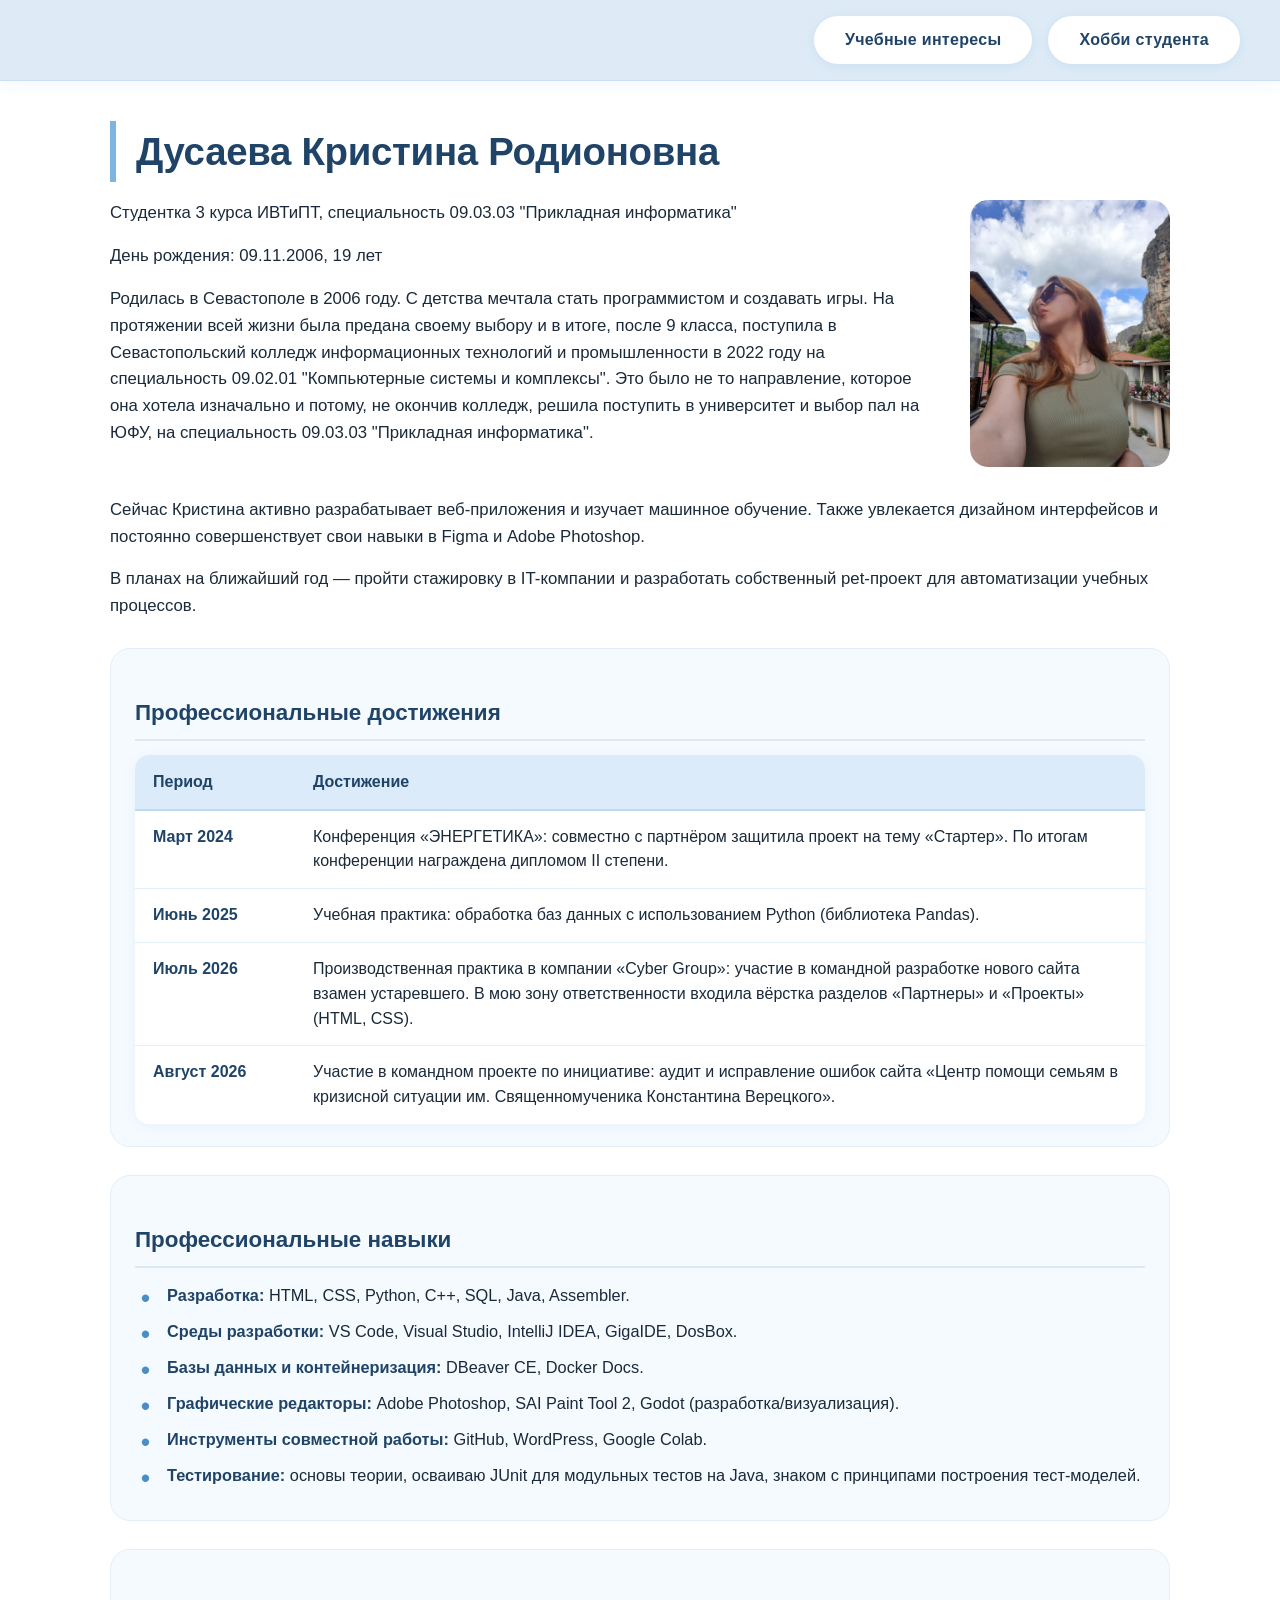
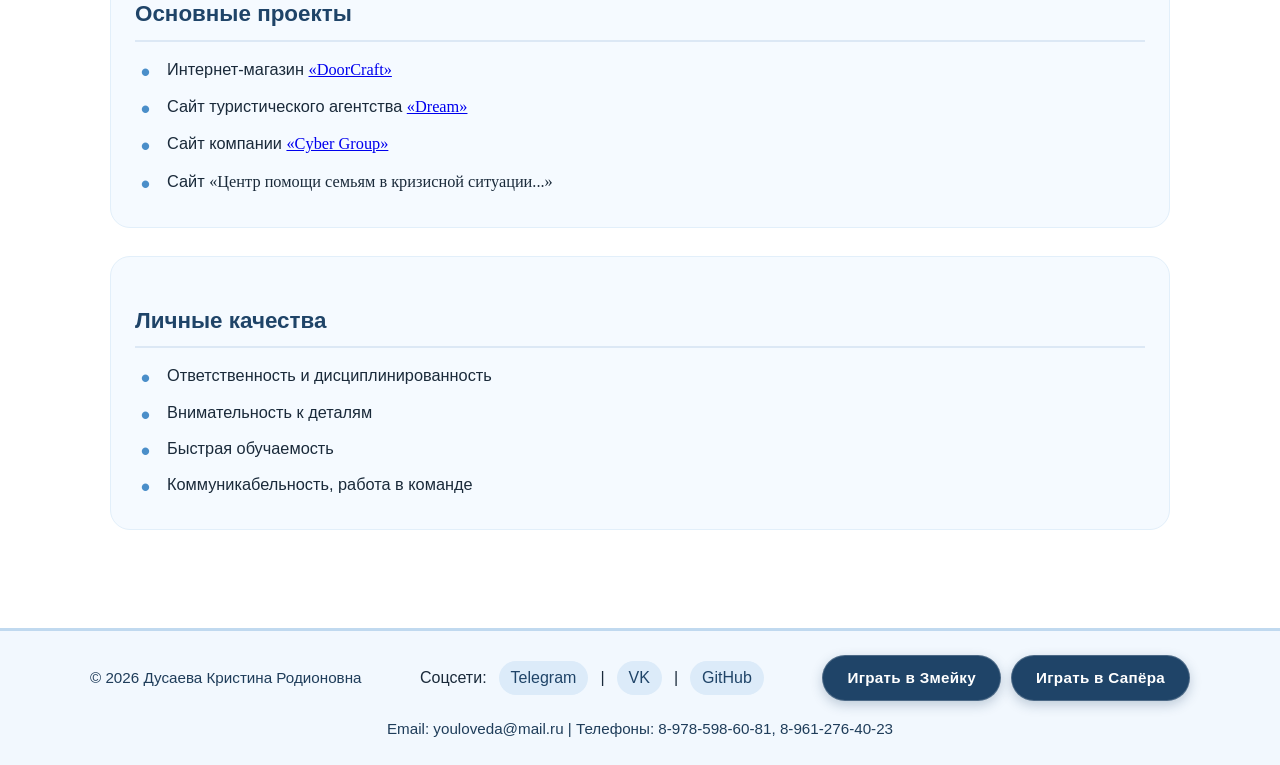
<file: index.html>
<!DOCTYPE html>
<html lang="ru">
<head>
    <meta charset="UTF-8">
    <meta name="viewport" content="width=device-width, initial-scale=1.0">
    <title>Lab WebTech</title>
    <link rel="stylesheet" href="css/style.css">
</head>
<body>
    <div id="app"></div>
    <script src="js/info.js"></script>
    <script src="js/script.js"></script>
    <script>
        renderHomePage();
    </script>
</body>
</html>
</file>
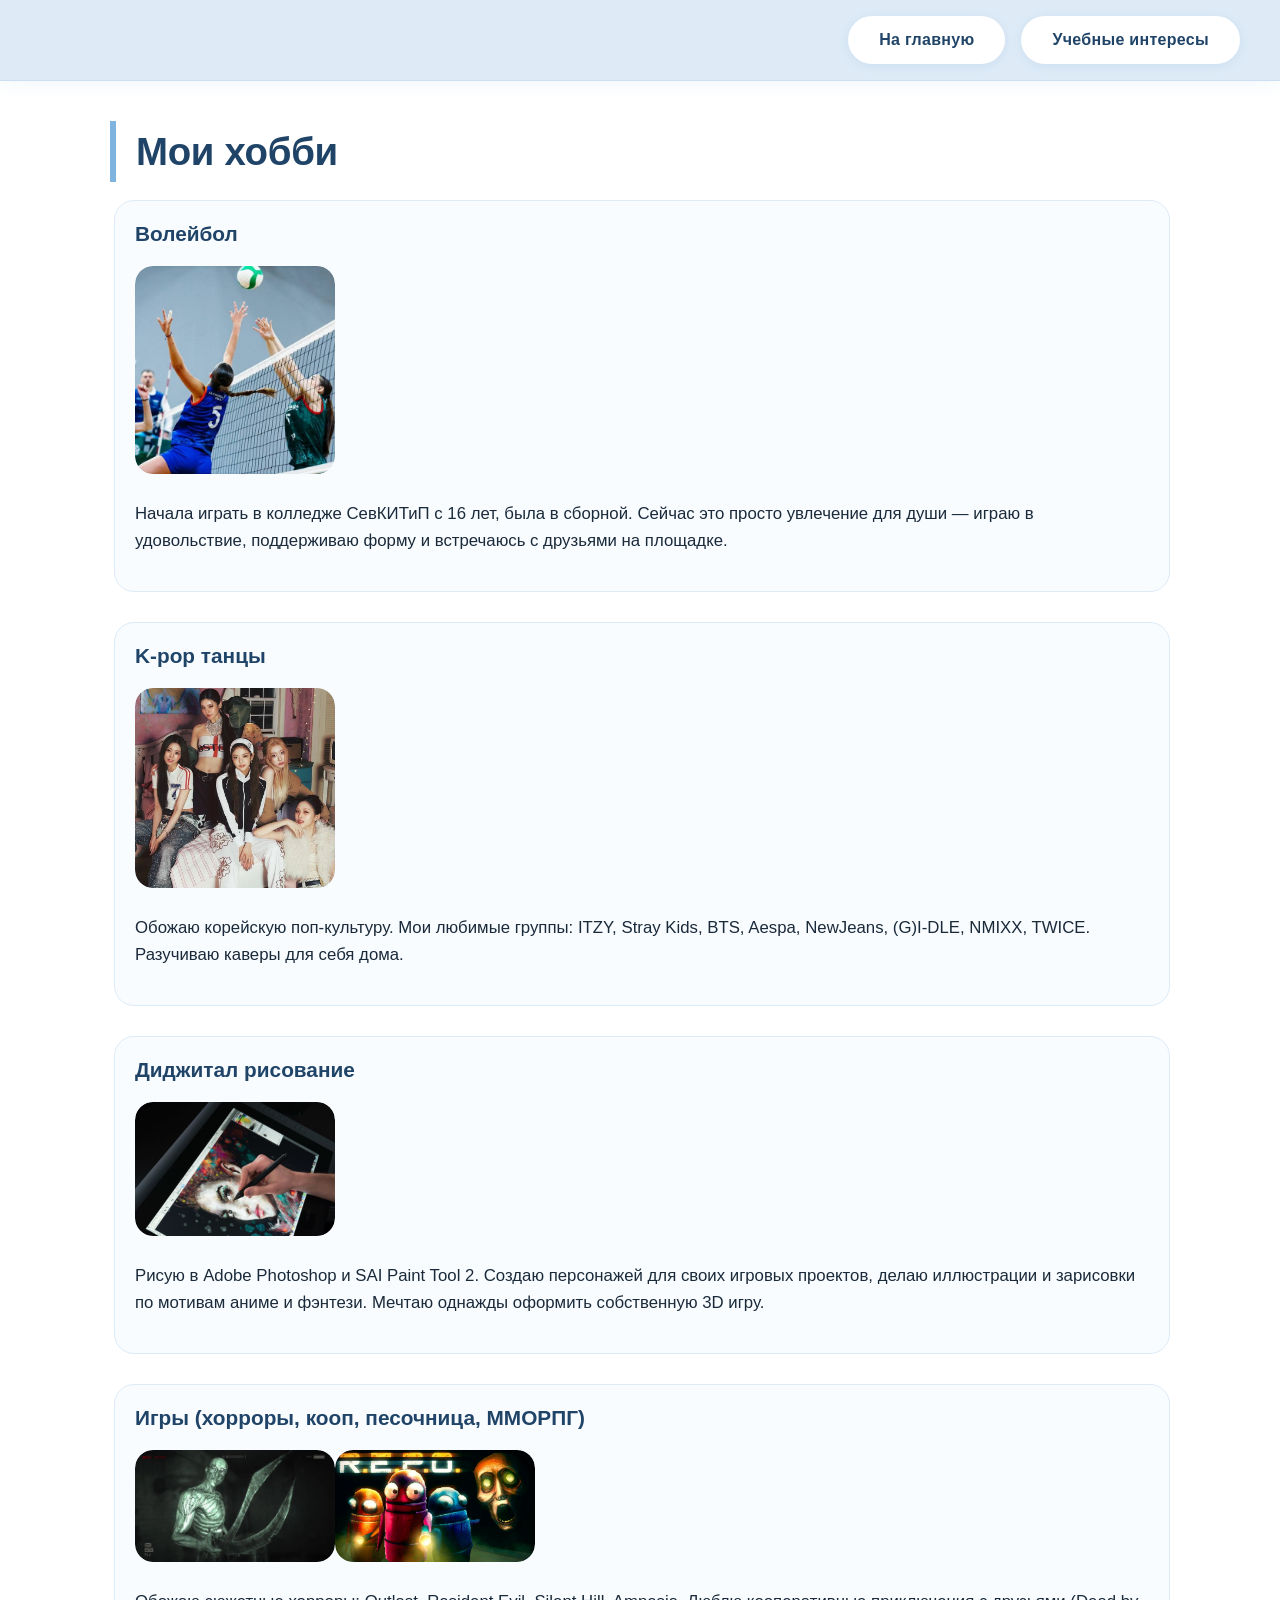
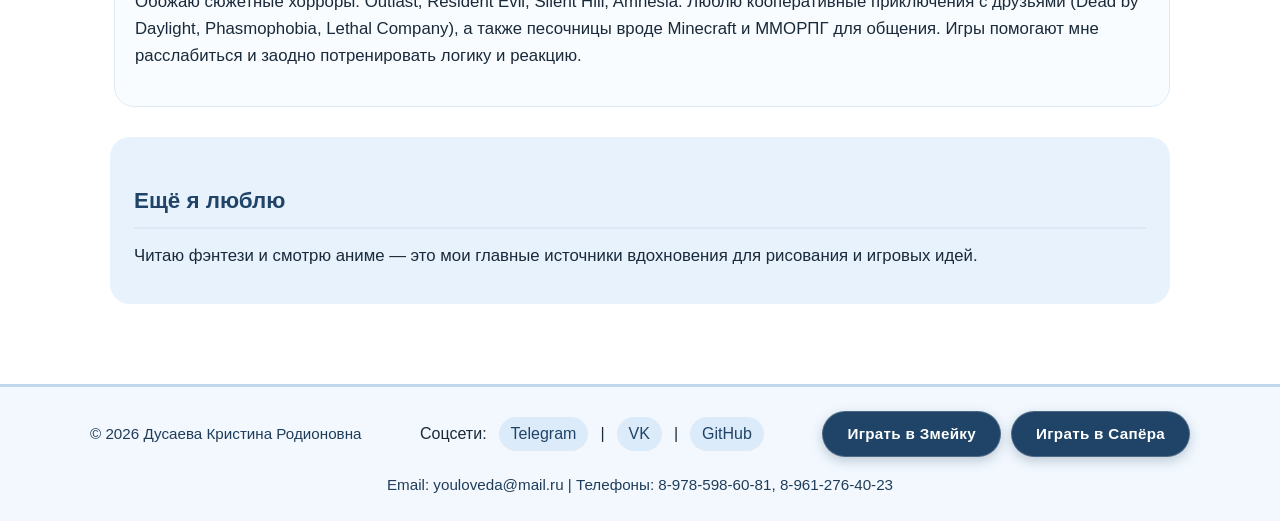
<file: hobby.html>
<!DOCTYPE html>
<html lang="ru">
<head>
    <meta charset="UTF-8">
    <meta name="viewport" content="width=device-width, initial-scale=1.0">
    <title>Мои хобби — Кристина Дусаева</title>
    <link rel="stylesheet" href="css/style.css">
</head>
<body>
    <div id="app"></div>
    <script src="js/info.js"></script>
    <script src="js/script.js"></script>
    <script>
        renderHobbyPage();
    </script>
</body>
</html>
</file>
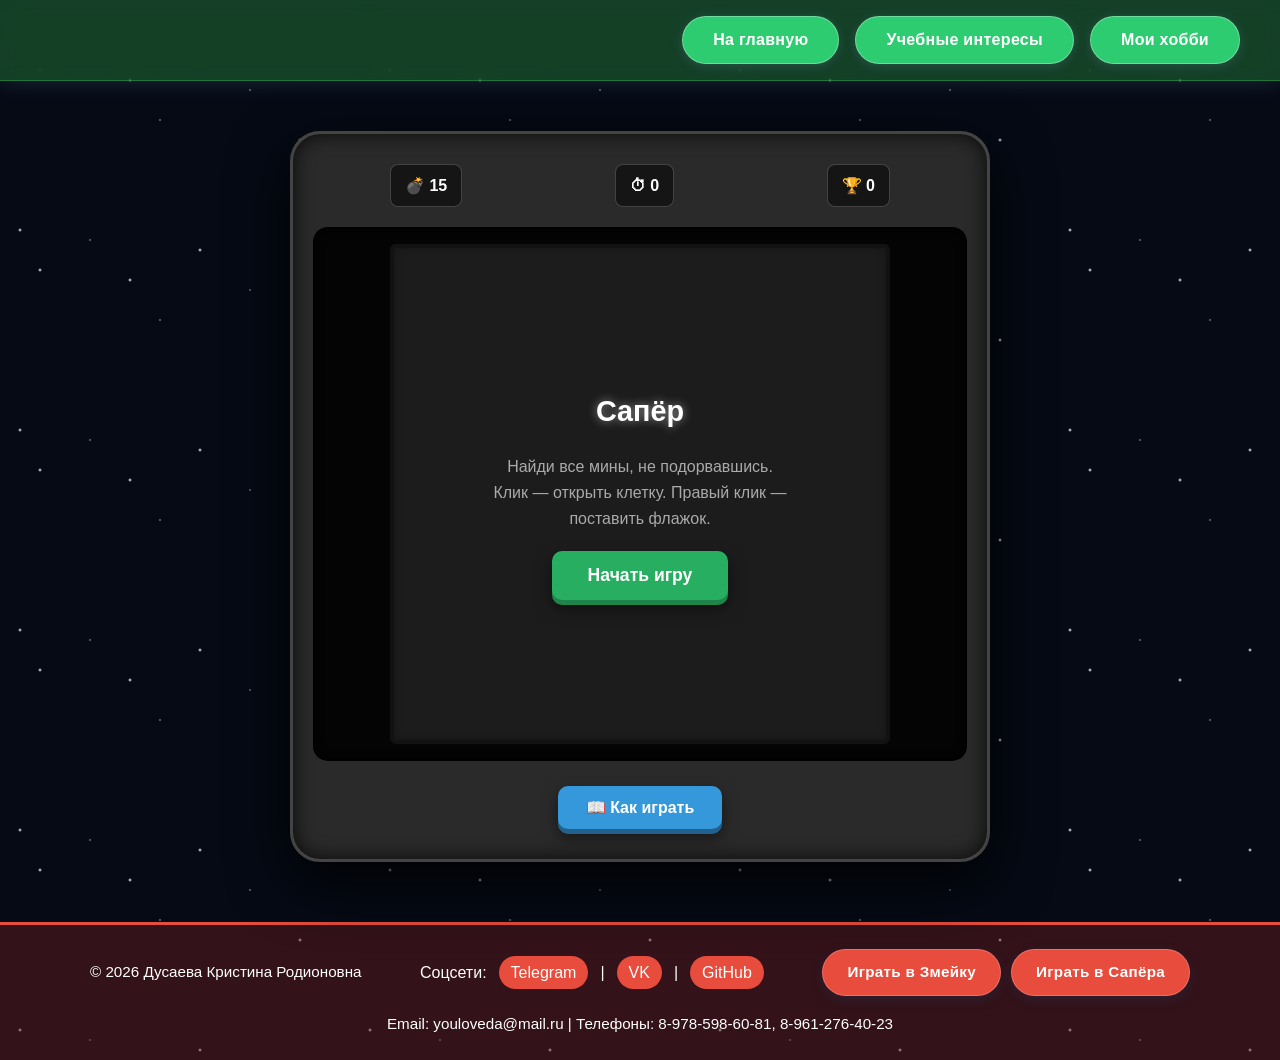
<file: minesweeper.html>
<!DOCTYPE html>
<html lang="ru">
<head>
    <meta charset="UTF-8">
    <meta name="viewport" content="width=device-width, initial-scale=1.0, maximum-scale=1.0, user-scalable=no">
    <title>Сапёр</title>
    <link rel="stylesheet" href="css/style.css">
    <link rel="stylesheet" href="css/minesweeper.css">
</head>
<body class="game-page">
    <div id="app"></div>
    <script src="js/info.js"></script>
    <script src="js/script.js"></script>
    <script src="js/minesweeper.js"></script>
    <script>
        renderMinesweeperPage();
    </script>
</body>
</html>
</file>
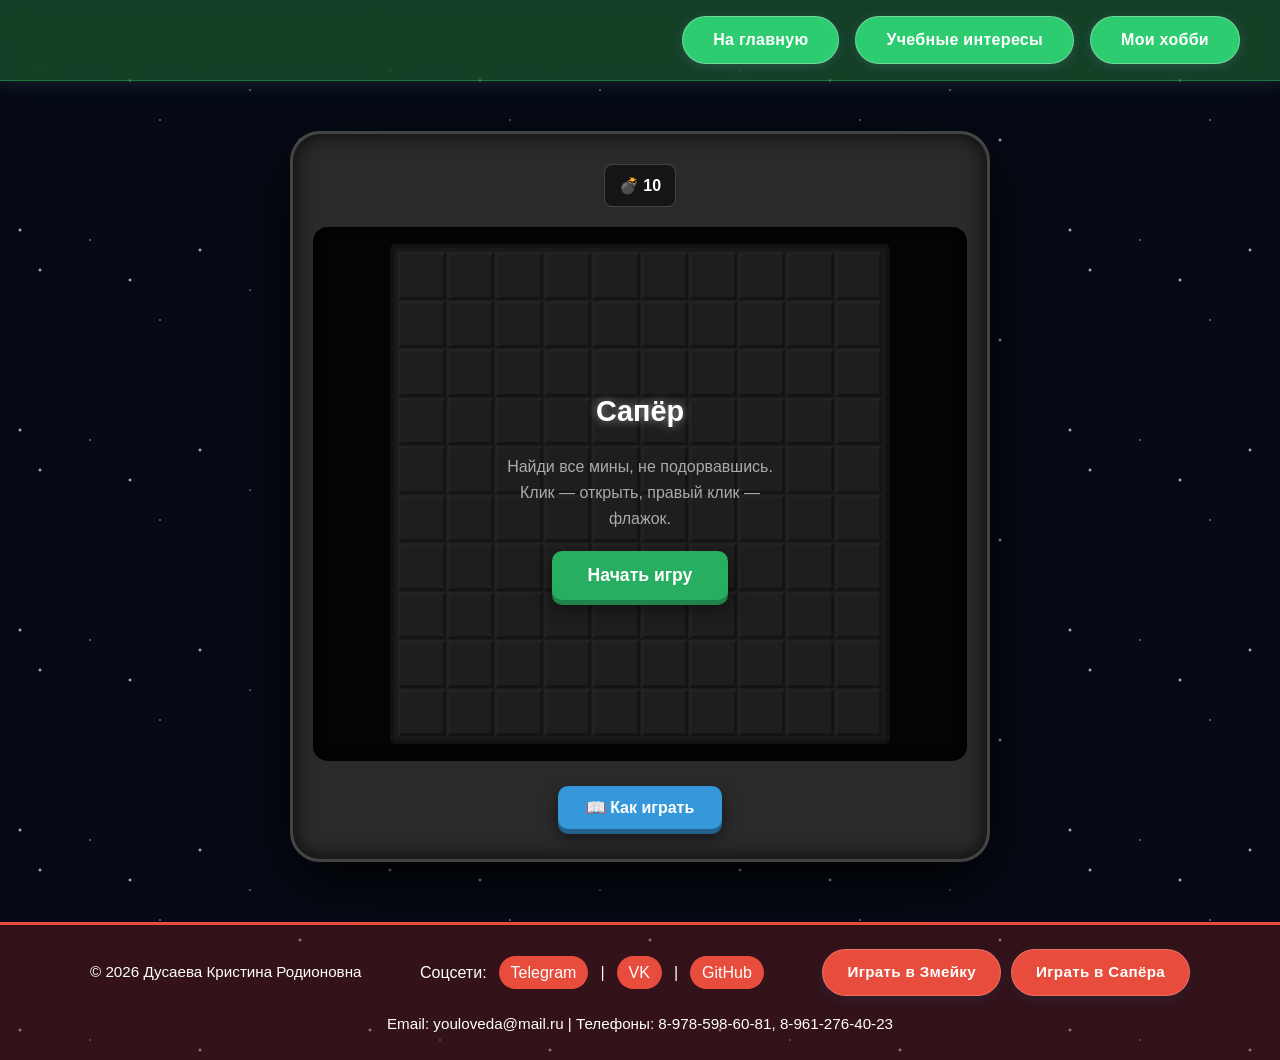
<file: saper.html>
<!DOCTYPE html>
<html lang="ru">
<head>
    <meta charset="UTF-8">
    <meta name="viewport" content="width=device-width, initial-scale=1.0, maximum-scale=1.0, user-scalable=no">
    <title>Сапёр</title>
    <link rel="stylesheet" href="css/style.css">
    <link rel="stylesheet" href="css/saper.css">
</head>
<body class="game-page">
    <div id="app"></div>
    <script src="js/saper.js"></script>
</body>
</html>
</file>
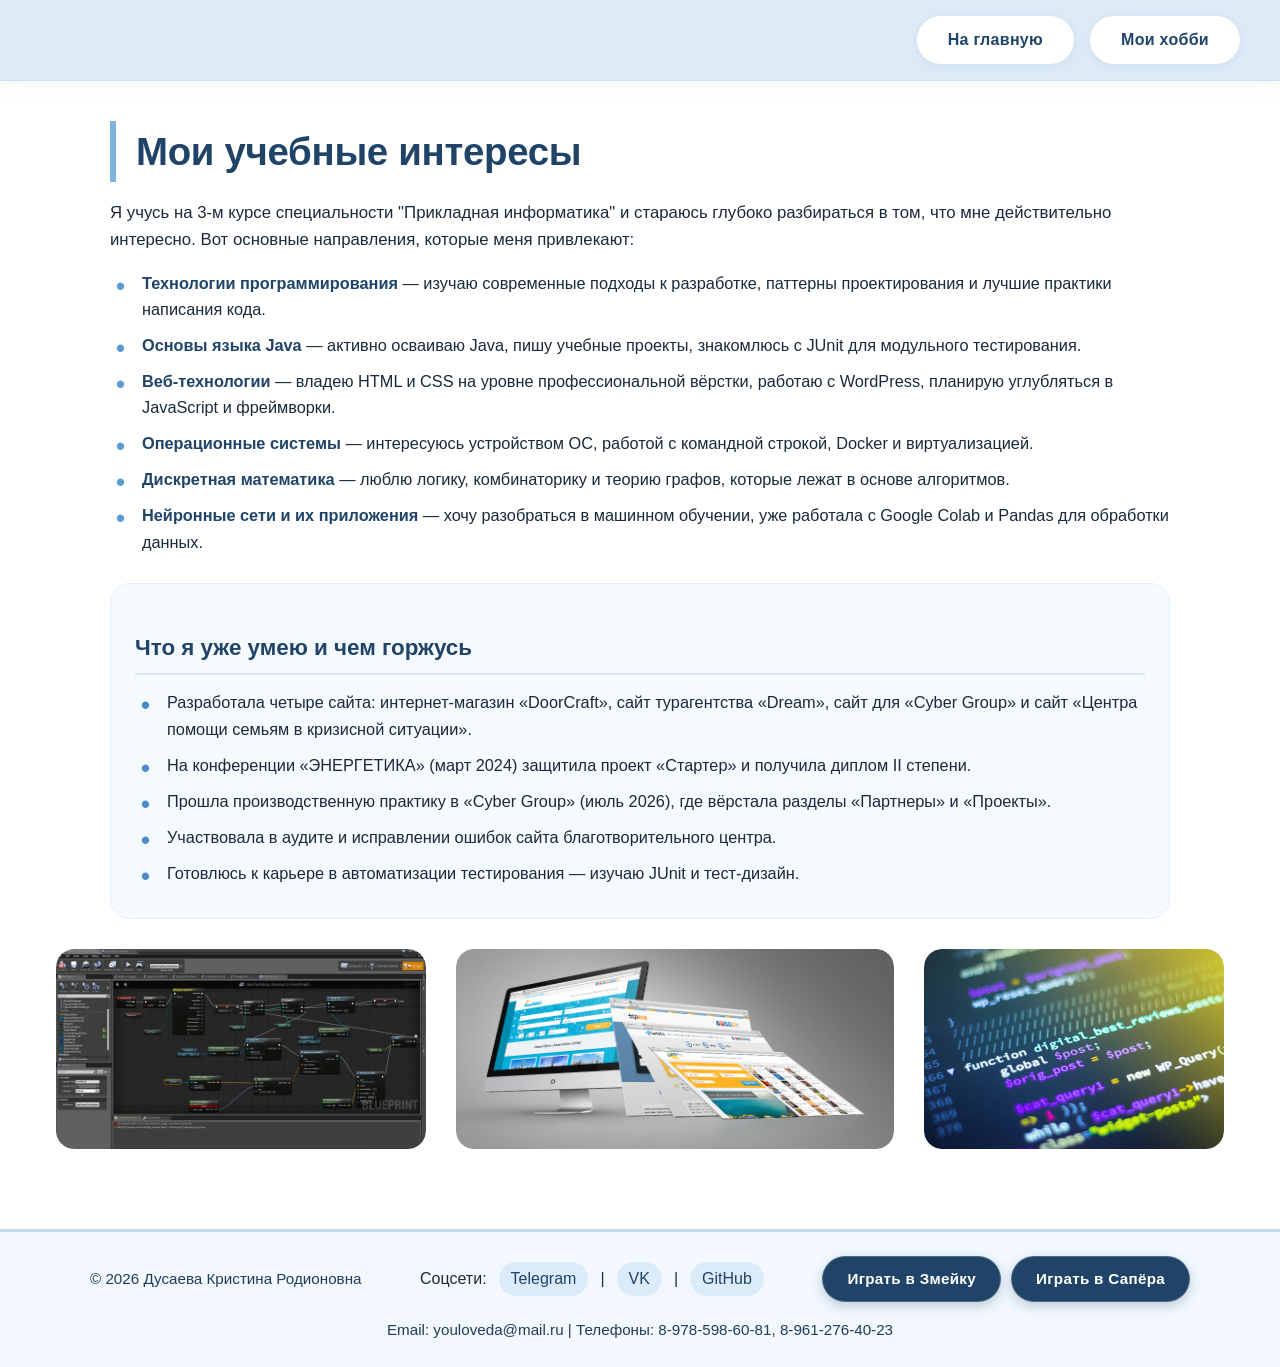
<file: science.html>
<!DOCTYPE html>
<html lang="ru">
<head>
    <meta charset="UTF-8">
    <meta name="viewport" content="width=device-width, initial-scale=1.0">
    <title>Academic interest</title>
    <link rel="stylesheet" href="css/style.css">
</head>
<body>
    <div id="app"></div>
    <script src="js/info.js"></script>
    <script src="js/script.js"></script>
    <script>
        renderSciencePage();
    </script>
</body>
</html>
</file>
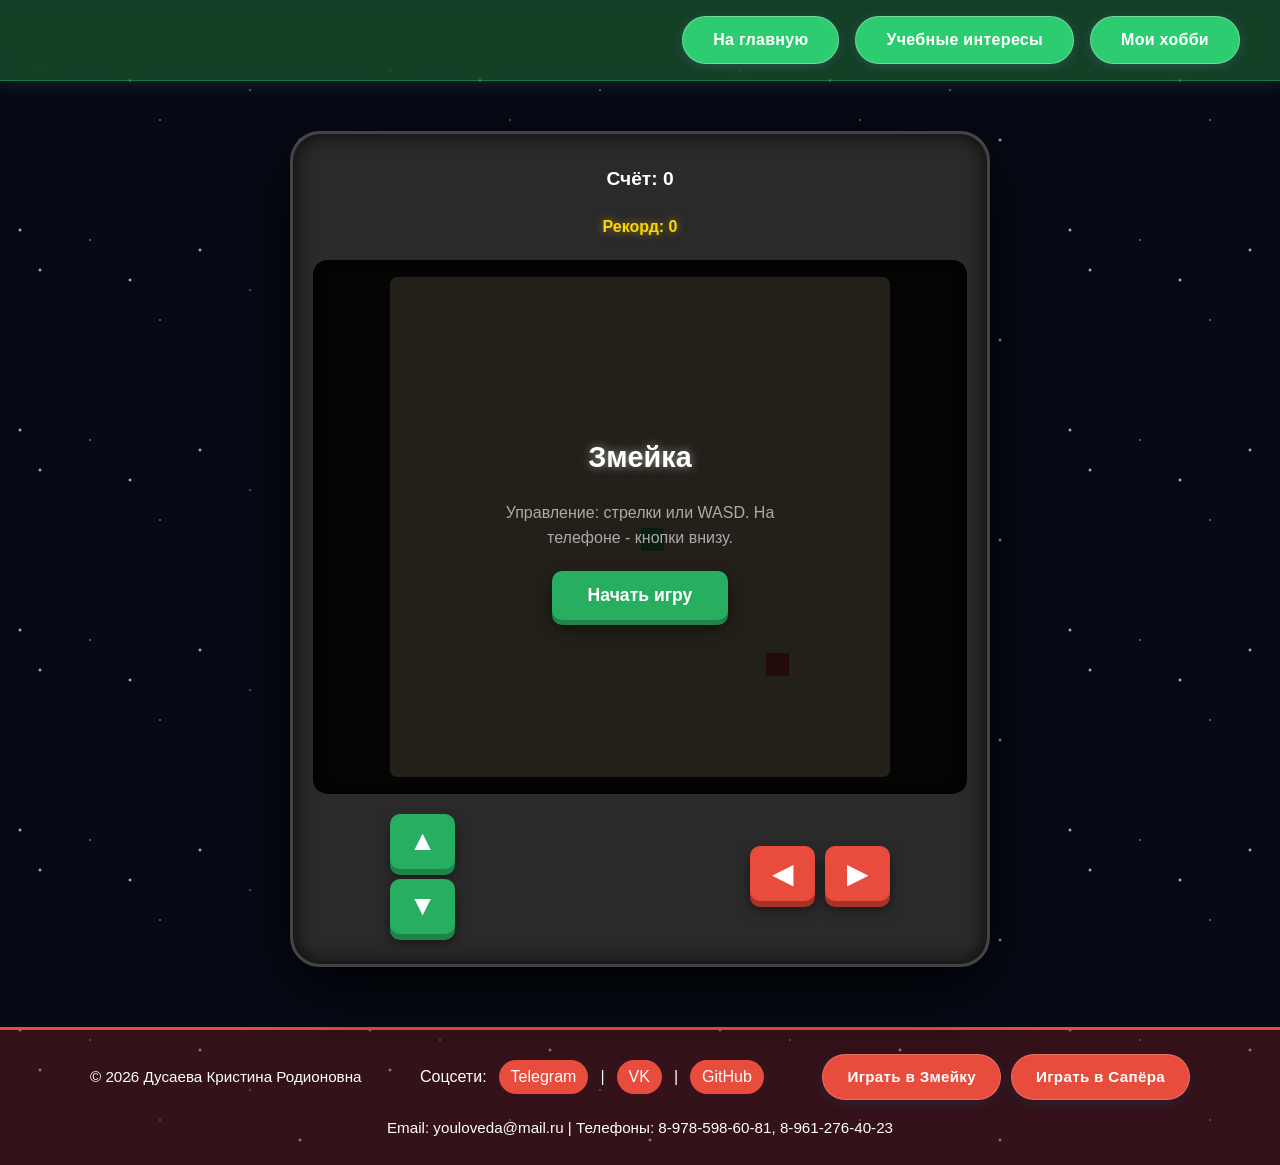
<file: snake.html>
<!DOCTYPE html>
<html lang="ru">
<head>
    <meta charset="UTF-8">
    <meta name="viewport" content="width=device-width, initial-scale=1.0, maximum-scale=1.0, user-scalable=no">
    <title>Змейка</title>
    <link rel="stylesheet" href="css/style.css">
    <link rel="stylesheet" href="css/snake.css">
</head>
<body class="game-page">
    <div id="app"></div>
    <script src="js/info.js"></script>
    <script src="js/script.js"></script>
    <script src="js/snake.js"></script>
    <script>
        renderGamePage();
    </script>
</body>
</html>
</file>
<file: css/style.css>
* {
    margin: 0;
    padding: 0;
    box-sizing: border-box;
}

.links {
    font-family: Georgia, 'Times New Roman', Times, serif;
    display: inline-block;
    transition: transform 0.3s ease;
    cursor: pointer;
    transform-origin: left center;
}

.links:hover {
    transform: scale(1.2);
}

.name-hover {
    display: inline-block;
    transition: transform 0.3s ease;
    cursor: pointer;
    transform-origin: left center;
}
.name-hover:hover {
    transform: scale(1.2);
}

body {
    background-color: #ffffff;
    font-family: 'Segoe UI', 'Roboto', 'Helvetica Neue', Arial, sans-serif;
    color: #1a2a3a;
    line-height: 1.6;
    padding: 0;
    overflow-x: hidden;
}

.floating-nav {
    position: sticky;
    top: 0;
    z-index: 100;
    background-color: rgba(190, 215, 240, 0.5);
    backdrop-filter: blur(10px);
    -webkit-backdrop-filter: blur(10px);
    padding: 16px 40px;
    margin-bottom: 30px;
    border-bottom: 1px solid rgba(160, 195, 230, 0.3);
    display: flex;
    gap: 16px;
    flex-wrap: wrap;
    align-items: center;
    justify-content: flex-end;
    width: 100%;
    box-shadow: 0 2px 20px rgba(160, 195, 230, 0.15);
}

.button a {
    display: inline-block;
    background-color: #ffffff;
    color: #1f4468;
    padding: 10px 30px;
    border-radius: 40px;
    text-decoration: none;
    font-weight: 600;
    font-size: 1rem;
    letter-spacing: 0.3px;
    transition: all 0.25s ease;
    box-shadow: 0 2px 12px rgba(130, 170, 210, 0.2);
    border: 1px solid rgba(255, 255, 255, 0.6);
}

.button a:hover {
    background-color: #f0f7ff;
    transform: translateY(-2px);
    box-shadow: 0 6px 20px rgba(130, 170, 210, 0.3);
}

.button a:active {
    transform: translateY(0);
}

.main-content {
    max-width: 1100px;
    margin: 0 auto;
    padding: 10px 20px 30px 20px;
    background-color: #ffffff;
    border-radius: 24px;
}

h1 {
    font-size: 2.4rem;
    font-weight: 700;
    color: #1f4468;
    margin-bottom: 18px;
    border-left: 6px solid #7fb4df;
    padding-left: 20px;
    letter-spacing: -0.3px;
}

h2, h3 {
    color: #1f4468;
    margin-top: 28px;
    margin-bottom: 14px;
    font-weight: 600;
}

h3 {
    font-size: 1.4rem;
    border-bottom: 2px solid #dce8f5;
    padding-bottom: 8px;
}

p {
    margin-bottom: 16px;
    font-size: 1.05rem;
}

ul {
    list-style: none;
    padding-left: 4px;
}

ul li {
    margin-bottom: 10px;
    padding-left: 28px;
    position: relative;
    font-size: 1.02rem;
}

ul li::before {
    content: "•";
    color: #5b9bd5;
    font-weight: bold;
    font-size: 1.6rem;
    position: absolute;
    left: 2px;
    top: -4px;
}

ul li strong {
    color: #1f4468;
}

.student-section {
    display: flex;
    flex-direction: row;
    gap: 30px;
    align-items: flex-start;
    margin-bottom: 30px;
}

.student-info {
    flex: 1;
}

.student-img-wrapper {
    position: relative;
    flex: 0 0 auto;
    display: inline-block;
    overflow: hidden;
    border-radius: 18px;
}

.student-img-wrapper img {
    max-width: 200px;
    height: auto;
    display: block;
    border-radius: 18px;
    box-shadow: 0 6px 20px rgba(150, 185, 220, 0.25);
    cursor: pointer;
    transition: transform 0.3s ease, opacity 0.3s ease;
}

.student-img-wrapper:hover img {
    opacity: 0.35;
    transform: scale(1.03) rotate(180deg);
}

.student-img-wrapper::after {
    content: "Дусаева Кристина Родионовна";
    position: absolute;
    top: 0;
    left: 0;
    width: 100%;
    height: 100%;
    display: flex;
    justify-content: center;
    align-items: center;
    padding: 10px;
    box-sizing: border-box;
    text-align: center;
    color: #fff;
    font-size: 16px;
    font-weight: bold;
    background: rgba(0, 0, 0, 0.55);
    opacity: 0;
    transition: opacity 0.3s ease;
    pointer-events: none;
}

.student-img-wrapper:hover::after {
    opacity: 1;
}

.hobby_img {
    position: relative;
    display: inline-block;
    overflow: hidden;
    border-radius: 18px;
    margin: 8px 0 12px 0;
}

.hobby_img img {
    border-radius: 18px;
    box-shadow: 0 6px 20px rgba(150, 185, 220, 0.25);
    margin: 0;
    max-width: 200px;
    height: auto;
    display: block;
    cursor: pointer;
    transition: transform 0.3s ease, opacity 0.3s ease;
}

.hobby_img:hover img {
    opacity: 0.35;
    transform: scale(1.03) rotate(180deg);
}

.hobby_img::after {
    content: "Хобби";
    position: absolute;
    top: 0;
    left: 0;
    width: 100%;
    height: 100%;
    display: flex;
    justify-content: center;
    align-items: center;
    padding: 10px;
    box-sizing: border-box;
    text-align: center;
    color: #fff;
    font-size: 18px;
    font-weight: bold;
    background: rgba(0, 0, 0, 0.55);
    opacity: 0;
    transition: opacity 0.3s ease;
    pointer-events: none;
}

.hobby_img:hover::after {
    opacity: 1;
}

.science-images {
    display: flex;
    flex-direction: row;
    flex-wrap: nowrap;
    gap: 30px;
    justify-content: center;
    align-items: center;
    margin: 30px 0 10px 0;
}

.science_img {
    position: relative;
    flex: 0 0 auto;
    display: inline-block;
    overflow: hidden;
    border-radius: 18px;
}

.science_img img {
    max-width: 100%;
    height: auto;
    max-height: 200px;
    display: block;
    cursor: pointer;
    border-radius: 18px;
    box-shadow: 0 6px 20px rgba(150, 185, 220, 0.3);
    transition: transform 0.3s ease, opacity 0.3s ease;
}

.science_img:hover img {
    opacity: 0.35;
    transform: scale(1.03) rotate(180deg);
}

.science_img::after {
    content: "Учебные интересы";
    position: absolute;
    top: 0;
    left: 0;
    width: 100%;
    height: 100%;
    display: flex;
    justify-content: center;
    align-items: center;
    padding: 10px;
    box-sizing: border-box;
    text-align: center;
    color: #fff;
    font-size: 18px;
    font-weight: bold;
    background: rgba(0, 0, 0, 0.55);
    opacity: 0;
    transition: opacity 0.3s ease;
    pointer-events: none;
}

.science_img:hover::after {
    opacity: 1;
}

.modal-overlay {
    display: none;
    position: fixed;
    top: 0;
    left: 0;
    width: 100%;
    height: 100%;
    background-color: rgba(0, 0, 0, 0.85);
    z-index: 9999;
    justify-content: center;
    align-items: center;
    cursor: pointer;
    padding: 30px;
    animation: fadeIn 0.3s ease;
}

.modal-overlay.active {
    display: flex;
}

.modal-overlay img {
    max-width: 90%;
    max-height: 90%;
    object-fit: contain;
    border-radius: 12px;
    box-shadow: 0 10px 50px rgba(0, 0, 0, 0.6);
    animation: scaleIn 0.3s ease;
}

@keyframes fadeIn {
    from { opacity: 0; }
    to   { opacity: 1; }
}

@keyframes scaleIn {
    from { transform: scale(0.9); opacity: 0; }
    to   { transform: scale(1);   opacity: 1; }
}

.bio-section {
    margin-top: 20px;
}

.achievements,
.skills,
.projects,
.personal-qualities,
.science-extra {
    background-color: #f5faff;
    padding: 18px 24px 22px 24px;
    border-radius: 20px;
    margin: 28px 0;
    border: 1px solid #e2effa;
}

.skills ul li::before,
.projects ul li::before,
.personal-qualities ul li::before,
.science-extra ul li::before {
    color: #4a8ec9;
}

.achievements-table {
    width: 100%;
    border-collapse: collapse;
    margin-top: 10px;
    font-size: 1rem;
    background-color: #ffffff;
    border-radius: 14px;
    overflow: hidden;
    box-shadow: 0 2px 12px rgba(150, 185, 220, 0.15);
}

.achievements-table thead {
    background-color: #dcebf9;
}

.achievements-table th {
    padding: 14px 18px;
    text-align: left;
    color: #1f4468;
    font-weight: 600;
    font-size: 1rem;
    border-bottom: 2px solid #c0d9ef;
}

.achievements-table td {
    padding: 14px 18px;
    color: #1a2a3a;
    vertical-align: top;
    border-bottom: 1px solid #e2effa;
    line-height: 1.55;
}

.achievements-table tbody tr:last-child td {
    border-bottom: none;
}

.achievements-table tbody tr:hover {
    background-color: #f0f7ff;
}

.achievements-table td:first-child {
    color: #1f4468;
    font-weight: 600;
    white-space: nowrap;
    width: 160px;
}

.hobby-list li {
    background: #f9fcff;
    padding: 16px 20px 20px 20px;
    border-radius: 20px;
    margin-bottom: 30px;
    border: 1px solid #ddebf7;
    list-style: none;
}

.hobby-list li::before {
    display: none;
}

.hobby-list li strong {
    font-size: 1.3rem;
    display: block;
    margin-bottom: 8px;
    color: #1f4468;
}

.hobby-list li p {
    margin-top: 8px;
}

.hobby-extra {
    background: #e8f2fc;
    padding: 18px 24px;
    border-radius: 20px;
    margin: 30px 0 10px 0;
}

.footer {
    width: 100%;
    margin: 40px 0 0 0;
    background: #f2f8fe;
    border-top: 3px solid #c0d9ef;
    padding: 24px 40px 20px 40px;
}

.footer-content {
    max-width: 1100px;
    margin: 0 auto;
    display: flex;
    flex-wrap: wrap;
    justify-content: space-between;
    align-items: center;
    gap: 12px;
}

.footer-content p {
    margin: 4px 0;
    font-size: 0.95rem;
    color: #1f3d5a;
}

.social-links {
    display: flex;
    flex-wrap: wrap;
    gap: 6px 12px;
    align-items: center;
}

.social-link {
    color: #1f4468;
    text-decoration: none;
    font-weight: 500;
    padding: 4px 12px;
    border-radius: 30px;
    background-color: #dcebf9;
    transition: background-color 0.2s;
}

.social-link:hover {
    background-color: #b8d2ed;
    text-decoration: underline;
}

.footer-note {
    width: 100%;
    text-align: center;
    font-size: 0.9rem;
    color: #3a5e7a;
    margin-top: 6px;
}

.footer-btn {
    display: flex;
    align-items: center;
    gap: 10px;
}

.footer-btn a {
    display: inline-block;
    background-color: #1f4468;
    color: #ffffff;
    padding: 10px 24px;
    border-radius: 30px;
    text-decoration: none;
    font-weight: 600;
    font-size: 0.95rem;
    letter-spacing: 0.3px;
    transition: all 0.25s ease;
    box-shadow: 0 4px 12px rgba(31, 68, 104, 0.25);
    border: 1px solid rgba(255, 255, 255, 0.2);
    white-space: nowrap;
}

.footer-btn a:hover {
    background-color: #2d5a87;
    transform: translateY(-2px);
    box-shadow: 0 6px 18px rgba(31, 68, 104, 0.4);
}

.footer-btn a:active {
    transform: translateY(0);
    box-shadow: 0 2px 8px rgba(31, 68, 104, 0.3);
}

.screen-overlay {
    position: absolute;
    top: 0;
    left: 0;
    width: 100%;
    height: 100%;
    background: rgba(0, 0, 0, 0.85);
    display: flex;
    flex-direction: column;
    justify-content: center;
    align-items: center;
    gap: 20px;
    border-radius: 8px;
    z-index: 10;
    padding: 20px;
    box-sizing: border-box;
    text-align: center;
}

.screen-overlay.hidden {
    display: none;
}

.screen-overlay h2 {
    color: #ffffff;
    font-size: 1.8rem;
    margin: 0;
    text-shadow: 0 0 10px rgba(255, 255, 255, 0.5);
}

.screen-overlay p {
    color: #aaaaaa;
    font-size: 1rem;
    margin: 0;
    max-width: 300px;
}

.screen-overlay button {
    background: #27ae60;
    color: #ffffff;
    border: none;
    padding: 14px 36px;
    border-radius: 10px;
    font-size: 1.1rem;
    font-weight: bold;
    cursor: pointer;
    box-shadow: 
        0 5px 0 #1e8449,
        0 8px 15px rgba(0, 0, 0, 0.5);
    transition: all 0.1s;
    user-select: none;
    -webkit-tap-highlight-color: transparent;
}

.screen-overlay button:active {
    transform: translateY(4px);
    box-shadow: 
        0 1px 0 #1e8449,
        0 4px 8px rgba(0, 0, 0, 0.5);
}

.screen-overlay.game-over h2 {
    color: #e74c3c;
    text-shadow: 0 0 15px rgba(231, 76, 60, 0.7);
}

.screen-overlay.game-over button {
    background: #e74c3c;
    box-shadow: 
        0 5px 0 #a93226,
        0 8px 15px rgba(0, 0, 0, 0.5);
}

.screen-overlay.game-over button:active {
    box-shadow: 
        0 1px 0 #a93226,
        0 4px 8px rgba(0, 0, 0, 0.5);
}

.game-screen {
    position: relative;
}

.game-message {
    display: none;
}

@media (max-width: 700px) {
    .footer-btn {
        justify-content: center;
        width: 100%;
    }
    .footer-btn a {
        padding: 9px 20px;
        font-size: 0.9rem;
    }
}

@media (max-width: 900px) {
    .floating-nav {
        padding: 14px 20px;
        gap: 12px;
        justify-content: center;
    }

    h1 {
        font-size: 2rem;
    }

    .main-content {
        padding: 10px 16px 24px 16px;
    }

    .science-images {
        flex-wrap: wrap;
        gap: 20px;
    }

    .hobby_img img {
        max-width: 40%;
    }

    .projects ul li a {
        word-break: break-word;
    }
}

@media (max-width: 700px) {
    .floating-nav {
        padding: 12px 16px;
        justify-content: center;
    }

    .button a {
        padding: 8px 18px;
        font-size: 0.9rem;
    }

    h1 {
        font-size: 1.8rem;
        padding-left: 14px;
    }

    h3 {
        font-size: 1.2rem;
    }

    p {
        font-size: 1rem;
    }

    ul li {
        font-size: 0.98rem;
        padding-left: 22px;
    }

    .student-section {
        flex-direction: column;
        align-items: center;
        gap: 20px;
    }

    .student-img-wrapper img {
        max-width: 150px;
    }

    .student-img-wrapper::after {
        font-size: 14px;
        padding: 6px;
    }

    .hobby-list li {
        padding: 14px 16px 16px 16px;
        margin-bottom: 22px;
    }

    .hobby-list li strong {
        font-size: 1.15rem;
    }

    .hobby_img img {
        max-width: 60%;
    }

    .hobby_img::after {
        font-size: 15px;
    }

    .science-images {
        flex-direction: row;
        flex-wrap: wrap;
        gap: 15px;
        justify-content: center;
    }

    .science_img img {
        max-height: 150px;
    }

    .science_img::after {
        font-size: 15px;
    }

    .achievements-table td:first-child {
        white-space: normal;
        width: auto;
    }

    .achievements-table th,
    .achievements-table td {
        padding: 10px 12px;
        font-size: 0.95rem;
    }

    .footer {
        padding: 20px 16px;
    }

    .footer-content {
        flex-direction: column;
        text-align: center;
    }

    .social-links {
        justify-content: center;
    }
}

@media (max-width: 480px) {
    .floating-nav {
        padding: 10px 12px;
        gap: 8px;
    }

    .button a {
        padding: 7px 14px;
        font-size: 0.85rem;
    }

    h1 {
        font-size: 1.5rem;
        padding-left: 12px;
        border-left-width: 4px;
    }

    h3 {
        font-size: 1.1rem;
    }

    .main-content {
        padding: 8px 12px 20px 12px;
        border-radius: 16px;
    }

    .student-img-wrapper img {
        max-width: 120px;
    }

    .hobby_img img {
        max-width: 80%;
    }

    .science-images {
        flex-direction: column;
        align-items: center;
        gap: 12px;
    }

    .science_img img {
        max-height: 180px;
    }

    .achievements-table th,
    .achievements-table td {
        padding: 8px 10px;
        font-size: 0.9rem;
    }

    .social-links {
        flex-direction: column;
        gap: 6px;
    }

    .social-links span {
        margin-bottom: 4px;
    }

    .footer-note {
        font-size: 0.85rem;
        word-break: break-word;
    }
}
</file>
<file: css/minesweeper.css>
.game-page {
    background-color: #050a15;
    background-image: 
        radial-gradient(2px 2px at 20px 30px, #ffffff, rgba(0,0,0,0)),
        radial-gradient(2px 2px at 40px 70px, #ffffff, rgba(0,0,0,0)),
        radial-gradient(1px 1px at 90px 40px, #ffffff, rgba(0,0,0,0)),
        radial-gradient(2px 2px at 130px 80px, #ffffff, rgba(0,0,0,0)),
        radial-gradient(1px 1px at 160px 120px, #ffffff, rgba(0,0,0,0)),
        radial-gradient(2px 2px at 200px 50px, #ffffff, rgba(0,0,0,0)),
        radial-gradient(1px 1px at 250px 90px, #ffffff, rgba(0,0,0,0)),
        radial-gradient(2px 2px at 300px 140px, #ffffff, rgba(0,0,0,0));
    background-size: 350px 200px;
    color: #ffffff;
    min-height: 100vh;
    display: flex;
    flex-direction: column;
}

.game-page .floating-nav {
    background-color: rgba(30, 100, 50, 0.6);
    border-bottom: 1px solid rgba(50, 200, 100, 0.4);
}

.game-page .floating-nav .button a {
    background-color: #2ecc71;
    color: #ffffff;
    border: 1px solid rgba(255, 255, 255, 0.3);
}

.game-page .floating-nav .button a:hover {
    background-color: #27ae60;
}

.game-page .footer {
    background: rgba(120, 30, 30, 0.4);
    border-top: 3px solid #e74c3c;
    color: #ffffff;
}

.game-page .footer-content p,
.game-page .footer-note {
    color: #ffffff;
}

.game-page .social-link {
    background-color: #e74c3c;
    color: #ffffff;
}

.game-page .social-link:hover {
    background-color: #c0392b;
}

.game-page .footer-btn a {
    background-color: #e74c3c;
    color: #ffffff;
}

.game-page .footer-btn a:hover {
    background-color: #c0392b;
}

.game-wrapper {
    flex: 1;
    display: flex;
    justify-content: center;
    align-items: center;
    padding: 20px;
}

.game-console {
    background: #2a2a2a;
    border-radius: 30px;
    padding: 30px 20px;
    box-shadow: 
        inset 0 0 20px rgba(0,0,0,0.8),
        0 20px 60px rgba(0,0,0,0.9);
    border: 3px solid #444;
    display: flex;
    flex-direction: column;
    align-items: center;
    gap: 20px;
    width: 100%;
    max-width: 700px;
}

.game-screen {
    background: #1a1a1a;
    border-radius: 15px;
    padding: 15px;
    box-shadow: inset 0 0 15px rgba(0,0,0,1);
    border: 2px solid #000;
    width: 100%;
    display: flex;
    justify-content: center;
    align-items: center;
    position: relative;
}

.minesweeper-grid {
    display: grid;
    background: #bdbdbd;
    border: 4px solid #7a7a7a;
    border-radius: 6px;
    padding: 4px;
    gap: 1px;
    width: 100%;
    max-width: 500px;
    aspect-ratio: 1 / 1;
    box-shadow: inset 0 0 10px rgba(0,0,0,0.3);
    user-select: none;
}

.cell {
    background: #c8c8c8;
    border-top: 3px solid #e8e8e8;
    border-left: 3px solid #e8e8e8;
    border-right: 3px solid #8a8a8a;
    border-bottom: 3px solid #8a8a8a;
    display: flex;
    justify-content: center;
    align-items: center;
    font-weight: bold;
    font-size: 1 rem;
    cursor: pointer;
    user-select: none;
    -webkit-tap-highlight-color: transparent;
    aspect-ratio: 1 / 1;
    transition: background 0.05s;
    box-sizing: border-box;
    pointer-events: auto;
    z-index: 1;
}

.cell.revealed {
    background: #e0e0e0;
    border: 1px solid #a0a0a0;
    cursor: default;
}

.cell.mine {
    background: #e74c3c;
    color: #ffffff;
}

.cell.flag {
    color: #e74c3c;
    font-size: auto;
}

.cell.n1 { color: #1976d2; }
.cell.n2 { color: #2e7d32; }
.cell.n3 { color: #e74c3c; }
.cell.n4 { color: #7b1fa2; }
.cell.n5 { color: #e67e22; }
.cell.n6 { color: #00acc1; }
.cell.n7 { color: #555555; }
.cell.n8 { color: #333333; }

.minesweeper-info {
    display: flex;
    justify-content: space-between;
    align-items: center;
    width: 100%;
    max-width: 500px;
    gap: 10px;
    color: #ffffff;
    font-weight: bold;
    font-size: 1rem;
}

.minesweeper-info span {
    background: rgba(0,0,0,0.5);
    padding: 8px 14px;
    border-radius: 8px;
    border: 1px solid rgba(255,255,255,0.2);
}

.how-to-btn {
    background: #3498db;
    color: #ffffff;
    border: none;
    padding: 12px 28px;
    border-radius: 10px;
    font-size: 1rem;
    font-weight: bold;
    cursor: pointer;
    box-shadow: 
        0 5px 0 #21618c,
        0 8px 15px rgba(0, 0, 0, 0.5);
    transition: all 0.1s;
    user-select: none;
    -webkit-tap-highlight-color: transparent;
    margin-top: 5px;
}

.how-to-btn:active {
    transform: translateY(4px);
    box-shadow: 
        0 1px 0 #21618c,
        0 4px 8px rgba(0, 0, 0, 0.5);
}

.screen-overlay {
    position: absolute;
    top: 0;
    left: 0;
    width: 100%;
    height: 100%;
    background: rgba(0, 0, 0, 0.85);
    display: flex;
    flex-direction: column;
    justify-content: center;
    align-items: center;
    gap: 20px;
    border-radius: 8px;
    z-index: 10;
    padding: 20px;
    box-sizing: border-box;
    text-align: center;
}

.screen-overlay.hidden {
    display: none;
}

.screen-overlay h2 {
    color: #ffffff;
    font-size: 1.8rem;
    margin: 0;
    text-shadow: 0 0 10px rgba(255, 255, 255, 0.5);
}

.screen-overlay p {
    color: #aaaaaa;
    font-size: 1rem;
    margin: 0;
    max-width: 300px;
}

.screen-overlay button {
    background: #27ae60;
    color: #ffffff;
    border: none;
    padding: 14px 36px;
    border-radius: 10px;
    font-size: 1.1rem;
    font-weight: bold;
    cursor: pointer;
    box-shadow: 
        0 5px 0 #1e8449,
        0 8px 15px rgba(0, 0, 0, 0.5);
    transition: all 0.1s;
    user-select: none;
    -webkit-tap-highlight-color: transparent;
}

.screen-overlay button:active {
    transform: translateY(4px);
    box-shadow: 
        0 1px 0 #1e8449,
        0 4px 8px rgba(0, 0, 0, 0.5);
}

.screen-overlay.game-over h2 {
    color: #e74c3c;
    text-shadow: 0 0 15px rgba(231, 76, 60, 0.7);
}

.screen-overlay.game-over button {
    background: #e74c3c;
    box-shadow: 
        0 5px 0 #a93226,
        0 8px 15px rgba(0, 0, 0, 0.5);
}

.screen-overlay.game-over button:active {
    box-shadow: 
        0 1px 0 #a93226,
        0 4px 8px rgba(0, 0, 0, 0.5);
}

.how-to-overlay {
    position: fixed;
    top: 0;
    left: 0;
    width: 100%;
    height: 100%;
    background: rgba(0, 0, 0, 0.9);
    display: flex;
    justify-content: center;
    align-items: center;
    z-index: 999;
    padding: 20px;
    box-sizing: border-box;
}

.how-to-overlay.hidden {
    display: none;
}

.how-to-content {
    background: #1a1a2e;
    border: 2px solid #3498db;
    border-radius: 15px;
    padding: 30px;
    max-width: 500px;
    color: #ffffff;
    box-shadow: 0 0 40px rgba(52, 152, 219, 0.5);
    max-height: 80vh;
    overflow-y: auto;
}

.how-to-content h2 {
    color: #3498db;
    margin-top: 0;
    text-align: center;
}

.how-to-content p {
    line-height: 1.6;
    margin: 12px 0;
}

.how-to-content button {
    display: block;
    margin: 20px auto 0;
    background: #3498db;
    color: #ffffff;
    border: none;
    padding: 12px 32px;
    border-radius: 10px;
    font-size: 1rem;
    font-weight: bold;
    cursor: pointer;
    box-shadow: 0 4px 0 #21618c;
}

.how-to-content button:active {
    transform: translateY(3px);
    box-shadow: 0 1px 0 #21618c;
}

@media (max-width: 600px) {
    .game-console {
        padding: 20px 12px;
        border-radius: 20px;
        gap: 15px;
    }
    
    .cell {
        font-size: 0.85rem;
    }
    
    .minesweeper-info {
        font-size: 0.9rem;
        gap: 6px;
    }
    
    .minesweeper-info span {
        padding: 6px 10px;
    }
}

@media (max-width: 400px) {
    .cell {
        font-size: 0.6rem;
    }
}
</file>
<file: css/saper.css>
#app {
    display: flex;
    flex-direction: column;
    flex: 1;
}

.game-page {
    background-color: #050a15;
    background-image: 
        radial-gradient(2px 2px at 20px 30px, #ffffff, rgba(0,0,0,0)),
        radial-gradient(2px 2px at 40px 70px, #ffffff, rgba(0,0,0,0)),
        radial-gradient(1px 1px at 90px 40px, #ffffff, rgba(0,0,0,0)),
        radial-gradient(2px 2px at 130px 80px, #ffffff, rgba(0,0,0,0)),
        radial-gradient(1px 1px at 160px 120px, #ffffff, rgba(0,0,0,0)),
        radial-gradient(2px 2px at 200px 50px, #ffffff, rgba(0,0,0,0)),
        radial-gradient(1px 1px at 250px 90px, #ffffff, rgba(0,0,0,0)),
        radial-gradient(2px 2px at 300px 140px, #ffffff, rgba(0,0,0,0));
    background-size: 350px 200px;
    color: #ffffff;
    min-height: 100vh;
    display: flex;
    flex-direction: column;
    margin: 0;
    padding: 0;
    box-sizing: border-box;
}

.game-page .floating-nav {
    background-color: rgba(30, 100, 50, 0.6);
    border-bottom: 1px solid rgba(50, 200, 100, 0.4);
}

.game-page .floating-nav .button a {
    background-color: #2ecc71;
    color: #ffffff;
    border: 1px solid rgba(255, 255, 255, 0.3);
}

.game-page .floating-nav .button a:hover {
    background-color: #27ae60;
}

.game-page .footer {
    background: rgba(120, 30, 30, 0.4);
    border-top: 3px solid #e74c3c;
    color: #ffffff;
}

.game-page .footer-content p,
.game-page .footer-note {
    color: #ffffff;
}

.game-page .social-link {
    background-color: #e74c3c;
    color: #ffffff;
}

.game-page .social-link:hover {
    background-color: #c0392b;
}

.game-page .footer-btn a {
    background-color: #e74c3c;
    color: #ffffff;
}

.game-page .footer-btn a:hover {
    background-color: #c0392b;
}

.game-wrapper {
    flex: 1;
    display: flex;
    justify-content: center;
    align-items: center;
    padding: 20px;
}

.game-console {
    background: #2a2a2a;
    border-radius: 30px;
    padding: 30px 20px;
    box-shadow: inset 0 0 20px rgba(0,0,0,0.8), 0 20px 60px rgba(0,0,0,0.9);
    border: 3px solid #444;
    display: flex;
    flex-direction: column;
    align-items: center;
    gap: 20px;
    width: 100%;
    max-width: 700px;
    box-sizing: border-box;
}

.game-screen {
    background: #1a1a1a;
    border-radius: 15px;
    padding: 15px;
    box-shadow: inset 0 0 15px rgba(0,0,0,1);
    border: 2px solid #000;
    width: 100%;
    display: flex;
    justify-content: center;
    align-items: center;
    position: relative;
    box-sizing: border-box;
}

.board {
    display: grid;
    background: #bdbdbd;
    border: 4px solid #7a7a7a;
    border-radius: 6px;
    padding: 4px;
    gap: 1px;
    width: 100%;
    max-width: 500px;
    aspect-ratio: 1 / 1;
    box-shadow: inset 0 0 10px rgba(0,0,0,0.3);
    user-select: none;
    grid-template-columns: repeat(10, 1fr);
}

.row {
    display: contents;
}

.cell {
    background: #c8c8c8;
    border-top: 3px solid #e8e8e8;
    border-left: 3px solid #e8e8e8;
    border-right: 3px solid #8a8a8a;
    border-bottom: 3px solid #8a8a8a;
    display: flex;
    justify-content: center;
    align-items: center;
    font-weight: bold;
    font-size: 1rem;
    cursor: pointer;
    user-select: none;
    -webkit-tap-highlight-color: transparent;
    aspect-ratio: 1 / 1;
    transition: background 0.05s;
    box-sizing: border-box;
    pointer-events: auto;
    z-index: 1;
    color: #1a2a3a;
}

.cell.revealed {
    background: #e0e0e0;
    border: 1px solid #a0a0a0;
    cursor: default;
}

.cell.mine {
    background: #e74c3c;
    color: #ffffff;
}

.cell.flag {
    color: #e74c3c;
    font-size: auto;
}

.cell.n1 { color: #1976d2; }
.cell.n2 { color: #2e7d32; }
.cell.n3 { color: #e74c3c; }
.cell.n4 { color: #7b1fa2; }
.cell.n5 { color: #e67e22; }
.cell.n6 { color: #00acc1; }
.cell.n7 { color: #555555; }
.cell.n8 { color: #333333; }

.minesweeper-info {
    display: flex;
    justify-content: center;
    align-items: center;
    width: 100%;
    max-width: 500px;
    gap: 10px;
    color: #ffffff;
    font-weight: bold;
    font-size: 1rem;
    box-sizing: border-box;
}

.minesweeper-info span {
    background: rgba(0,0,0,0.5);
    padding: 8px 14px;
    border-radius: 8px;
    border: 1px solid rgba(255,255,255,0.2);
}

.screen-overlay {
    position: absolute;
    top: 0;
    left: 0;
    width: 100%;
    height: 100%;
    background: rgba(0, 0, 0, 0.85);
    display: flex;
    flex-direction: column;
    justify-content: center;
    align-items: center;
    gap: 20px;
    border-radius: 8px;
    z-index: 10;
    padding: 20px;
    box-sizing: border-box;
    text-align: center;
}

.screen-overlay.hidden {
    display: none;
}

.screen-overlay h2 {
    color: #ffffff;
    font-size: 1.8rem;
    margin: 0;
    text-shadow: 0 0 10px rgba(255, 255, 255, 0.5);
}

.screen-overlay p {
    color: #aaaaaa;
    font-size: 1rem;
    margin: 0;
    max-width: 300px;
}

.screen-overlay button {
    background: #27ae60;
    color: #ffffff;
    border: none;
    padding: 14px 36px;
    border-radius: 10px;
    font-size: 1.1rem;
    font-weight: bold;
    cursor: pointer;
    box-shadow: 0 5px 0 #1e8449, 0 8px 15px rgba(0, 0, 0, 0.5);
    transition: all 0.1s;
    user-select: none;
}

.screen-overlay button:active {
    transform: translateY(4px);
    box-shadow: 0 1px 0 #1e8449, 0 4px 8px rgba(0, 0, 0, 0.5);
}

.screen-overlay.game-over h2 {
    color: #e74c3c;
    text-shadow: 0 0 15px rgba(231, 76, 60, 0.7);
}

.screen-overlay.game-over button {
    background: #e74c3c;
    box-shadow: 0 5px 0 #a93226, 0 8px 15px rgba(0, 0, 0, 0.5);
}

.screen-overlay.game-over button:active {
    box-shadow: 0 1px 0 #a93226, 0 4px 8px rgba(0, 0, 0, 0.5);
}

.how-to-btn {
    background: #3498db;
    color: #ffffff;
    border: none;
    padding: 12px 28px;
    border-radius: 10px;
    font-size: 1rem;
    font-weight: bold;
    cursor: pointer;
    box-shadow: 0 5px 0 #21618c, 0 8px 15px rgba(0, 0, 0, 0.5);
    transition: all 0.1s;
    user-select: none;
    -webkit-tap-highlight-color: transparent;
    margin-top: 5px;
}

.how-to-btn:active {
    transform: translateY(4px);
    box-shadow: 0 1px 0 #21618c, 0 4px 8px rgba(0, 0, 0, 0.5);
}

.how-to-overlay {
    position: fixed;
    top: 0;
    left: 0;
    width: 100%;
    height: 100%;
    background: rgba(0, 0, 0, 0.9);
    display: flex;
    justify-content: center;
    align-items: center;
    z-index: 999;
    padding: 20px;
    box-sizing: border-box;
}

.how-to-overlay.hidden {
    display: none;
}

.how-to-content {
    background: #1a1a2e;
    border: 2px solid #3498db;
    border-radius: 15px;
    padding: 30px;
    max-width: 500px;
    color: #ffffff;
    box-shadow: 0 0 40px rgba(52, 152, 219, 0.5);
    max-height: 80vh;
    overflow-y: auto;
}

.how-to-content h2 {
    color: #3498db;
    margin-top: 0;
    text-align: center;
}

.how-to-content p {
    line-height: 1.6;
    margin: 12px 0;
}

.how-to-content button {
    display: block;
    margin: 20px auto 0;
    background: #3498db;
    color: #ffffff;
    border: none;
    padding: 12px 32px;
    border-radius: 10px;
    font-size: 1rem;
    font-weight: bold;
    cursor: pointer;
    box-shadow: 0 4px 0 #21618c;
}

.how-to-content button:active {
    transform: translateY(3px);
    box-shadow: 0 1px 0 #21618c;
}

@media (max-width: 600px) {
    .game-console {
        padding: 20px 12px;
        border-radius: 20px;
        gap: 15px;
    }
    
    .cell {
        font-size: 0.85rem;
    }
    
    .minesweeper-info {
        font-size: 0.9rem;
        gap: 6px;
    }
    
    .minesweeper-info span {
        padding: 6px 10px;
    }
}

@media (max-width: 400px) {
    .cell {
        font-size: 0.6rem;
    }
}
</file>
<file: css/snake.css>
.game-page {
    background-color: #050a15;
    background-image: 
        radial-gradient(2px 2px at 20px 30px, #ffffff, rgba(0,0,0,0)),
        radial-gradient(2px 2px at 40px 70px, #ffffff, rgba(0,0,0,0)),
        radial-gradient(1px 1px at 90px 40px, #ffffff, rgba(0,0,0,0)),
        radial-gradient(2px 2px at 130px 80px, #ffffff, rgba(0,0,0,0)),
        radial-gradient(1px 1px at 160px 120px, #ffffff, rgba(0,0,0,0)),
        radial-gradient(2px 2px at 200px 50px, #ffffff, rgba(0,0,0,0)),
        radial-gradient(1px 1px at 250px 90px, #ffffff, rgba(0,0,0,0)),
        radial-gradient(2px 2px at 300px 140px, #ffffff, rgba(0,0,0,0));
    background-size: 350px 200px;
    color: #ffffff;
    min-height: 100vh;
    display: flex;
    flex-direction: column;
}

.game-page .floating-nav {
    background-color: rgba(30, 100, 50, 0.6);
    border-bottom: 1px solid rgba(50, 200, 100, 0.4);
}

.game-page .floating-nav .button a {
    background-color: #2ecc71;
    color: #ffffff;
    border: 1px solid rgba(255, 255, 255, 0.3);
}

.game-page .floating-nav .button a:hover {
    background-color: #27ae60;
}

.game-page .footer {
    background: rgba(120, 30, 30, 0.4);
    border-top: 3px solid #e74c3c;
    color: #ffffff;
}

.game-page .footer-content p,
.game-page .footer-note {
    color: #ffffff;
}

.game-page .social-link {
    background-color: #e74c3c;
    color: #ffffff;
}

.game-page .social-link:hover {
    background-color: #c0392b;
}

.game-page .footer-btn a {
    background-color: #e74c3c;
    color: #ffffff;
}

.game-page .footer-btn a:hover {
    background-color: #c0392b;
}

.game-wrapper {
    flex: 1;
    display: flex;
    justify-content: center;
    align-items: center;
    padding: 20px;
}

.game-console {
    background: #2a2a2a;
    border-radius: 30px;
    padding: 30px 20px;
    box-shadow: 
        inset 0 0 20px rgba(0,0,0,0.8),
        0 20px 60px rgba(0,0,0,0.9);
    border: 3px solid #444;
    display: flex;
    flex-direction: column;
    align-items: center;
    gap: 20px;
    width: 100%;
    max-width: 700px;
}

.game-screen {
    background: #1a1a1a;
    border-radius: 15px;
    padding: 15px;
    box-shadow: inset 0 0 15px rgba(0,0,0,1);
    border: 2px solid #000;
    width: 100%;
    display: flex;
    justify-content: center;
    align-items: center;
    position: relative;
}

#gameCanvas {
    background: #e8d9a8;
    border-radius: 8px;
    display: block;
    width: 100%;
    max-width: 500px;
    height: auto;
    aspect-ratio: 1 / 1;
    image-rendering: pixelated;
}

.game-controls {
    display: flex;
    justify-content: space-between;
    align-items: center;
    width: 100%;
    max-width: 500px;
    gap: 20px;
}

.control-left {
    display: flex;
    flex-direction: column;
    gap: 10px;
}

.control-right {
    display: flex;
    flex-direction: row;
    gap: 10px;
}

.btn-arrow {
    background: #27ae60;
    border: none;
    color: white;
    font-size: 28px;
    width: 65px;
    height: 55px;
    border-radius: 10px;
    cursor: pointer;
    box-shadow: 
        0 6px 0 #1e8449,
        0 8px 12px rgba(0,0,0,0.5);
    transition: all 0.1s;
    user-select: none;
    -webkit-tap-highlight-color: transparent;
    display: flex;
    justify-content: center;
    align-items: center;
}

.btn-arrow.red {
    background: #e74c3c;
    box-shadow: 
        0 6px 0 #a93226,
        0 8px 12px rgba(0,0,0,0.5);
}

.btn-arrow:active {
    transform: translateY(4px);
    box-shadow: 
        0 2px 0 #1e8449,
        0 4px 6px rgba(0,0,0,0.5);
}

.btn-arrow.red:active {
    box-shadow: 
        0 2px 0 #a93226,
        0 4px 6px rgba(0,0,0,0.5);
}

.game-score {
    font-size: 1.2rem;
    color: #ffffff;
    font-weight: bold;
    text-align: center;
}

#highScoreDisplay {
    color: #ffd700;
    text-shadow: 0 0 8px rgba(255, 215, 0, 0.5);
    font-size: 1rem;
}

.screen-overlay {
    position: absolute;
    top: 0;
    left: 0;
    width: 100%;
    height: 100%;
    background: rgba(0, 0, 0, 0.85);
    display: flex;
    flex-direction: column;
    justify-content: center;
    align-items: center;
    gap: 20px;
    border-radius: 8px;
    z-index: 10;
    padding: 20px;
    box-sizing: border-box;
    text-align: center;
}

.screen-overlay.hidden {
    display: none;
}

.screen-overlay h2 {
    color: #ffffff;
    font-size: 1.8rem;
    margin: 0;
    text-shadow: 0 0 10px rgba(255, 255, 255, 0.5);
}

.screen-overlay p {
    color: #aaaaaa;
    font-size: 1rem;
    margin: 0;
    max-width: 300px;
}

.screen-overlay button {
    background: #27ae60;
    color: #ffffff;
    border: none;
    padding: 14px 36px;
    border-radius: 10px;
    font-size: 1.1rem;
    font-weight: bold;
    cursor: pointer;
    box-shadow: 
        0 5px 0 #1e8449,
        0 8px 15px rgba(0, 0, 0, 0.5);
    transition: all 0.1s;
    user-select: none;
    -webkit-tap-highlight-color: transparent;
}

.screen-overlay button:active {
    transform: translateY(4px);
    box-shadow: 
        0 1px 0 #1e8449,
        0 4px 8px rgba(0, 0, 0, 0.5);
}

.screen-overlay.game-over h2 {
    color: #e74c3c;
    text-shadow: 0 0 15px rgba(231, 76, 60, 0.7);
}

.screen-overlay.game-over button {
    background: #e74c3c;
    box-shadow: 
        0 5px 0 #a93226,
        0 8px 15px rgba(0, 0, 0, 0.5);
}

.screen-overlay.game-over button:active {
    box-shadow: 
        0 1px 0 #a93226,
        0 4px 8px rgba(0, 0, 0, 0.5);
}

@media (max-width: 600px) {
    .game-console {
        padding: 20px 12px;
        border-radius: 20px;
        gap: 15px;
    }
    
    .btn-arrow {
        width: 55px;
        height: 48px;
        font-size: 24px;
    }
    
    .game-controls {
        gap: 10px;
    }
    
    .control-left, .control-right {
        gap: 8px;
    }
}

@media (max-width: 400px) {
    .btn-arrow {
        width: 48px;
        height: 42px;
        font-size: 20px;
    }
}
</file>
